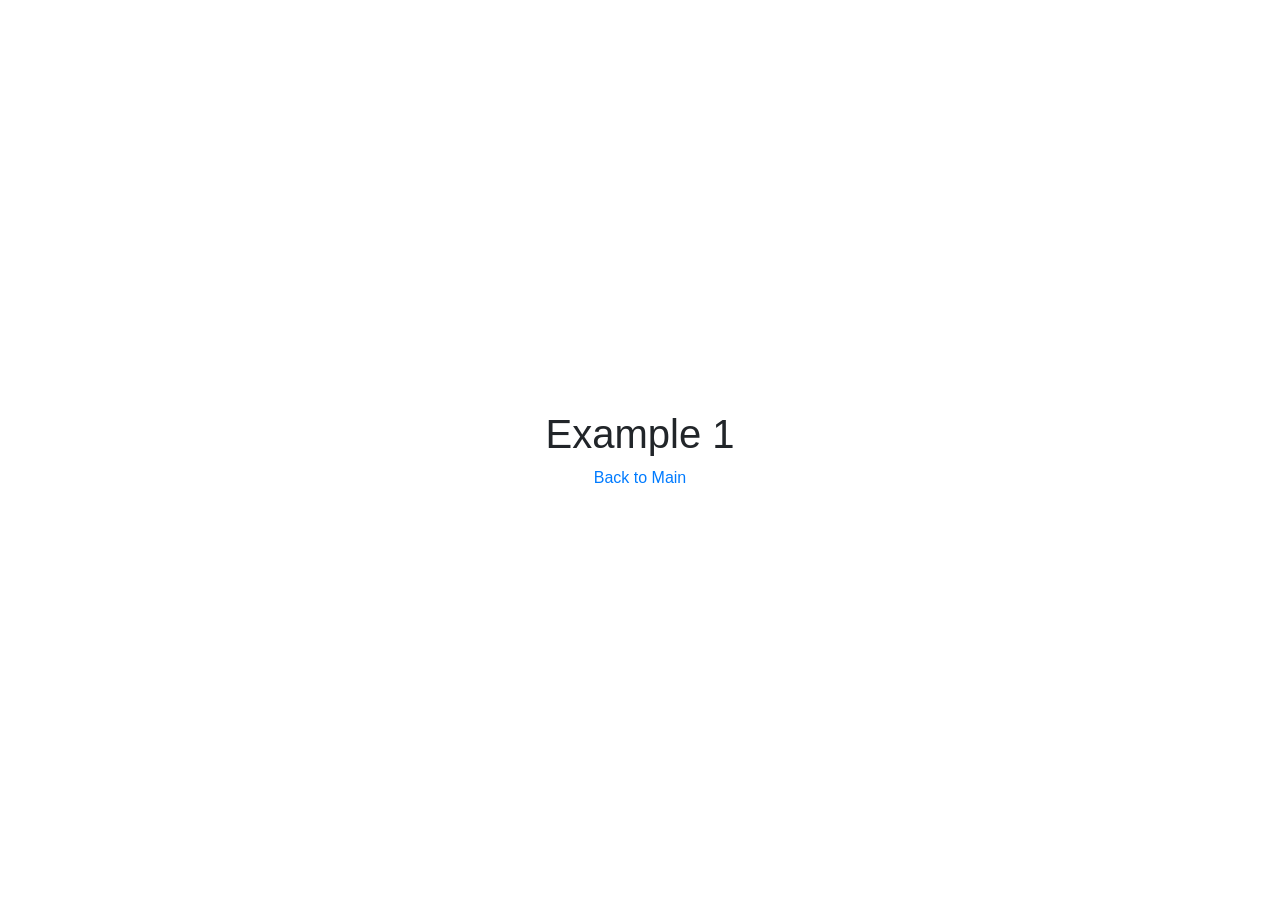
<file: example1.html>
<html lang="en">
<head>
   <meta charset="UTF-8">
   <meta name="viewport" content="width=device-width, initial-scale=1.0">
   <title>My Second Website</title>
   <link rel="stylesheet" href="https://cdn.jsdelivr.net/npm/bootstrap@4.5.3/dist/css/bootstrap.min.css" integrity="sha384-TX8t27EcRE3e/ihU7zmQxVncDAy5uIKz4rEkgIXeMed4M0jlfIDPvg6uqKI2xXr2" crossorigin="anonymous">
</head>
<body class="d-flex justify-content-center align-items-center min-vh-100">
   <div class="container text-center">
      <h1>Example 1</h1>
      <a href="index.html">Back to Main</a>
   </div>
</body>
</html>
</file>
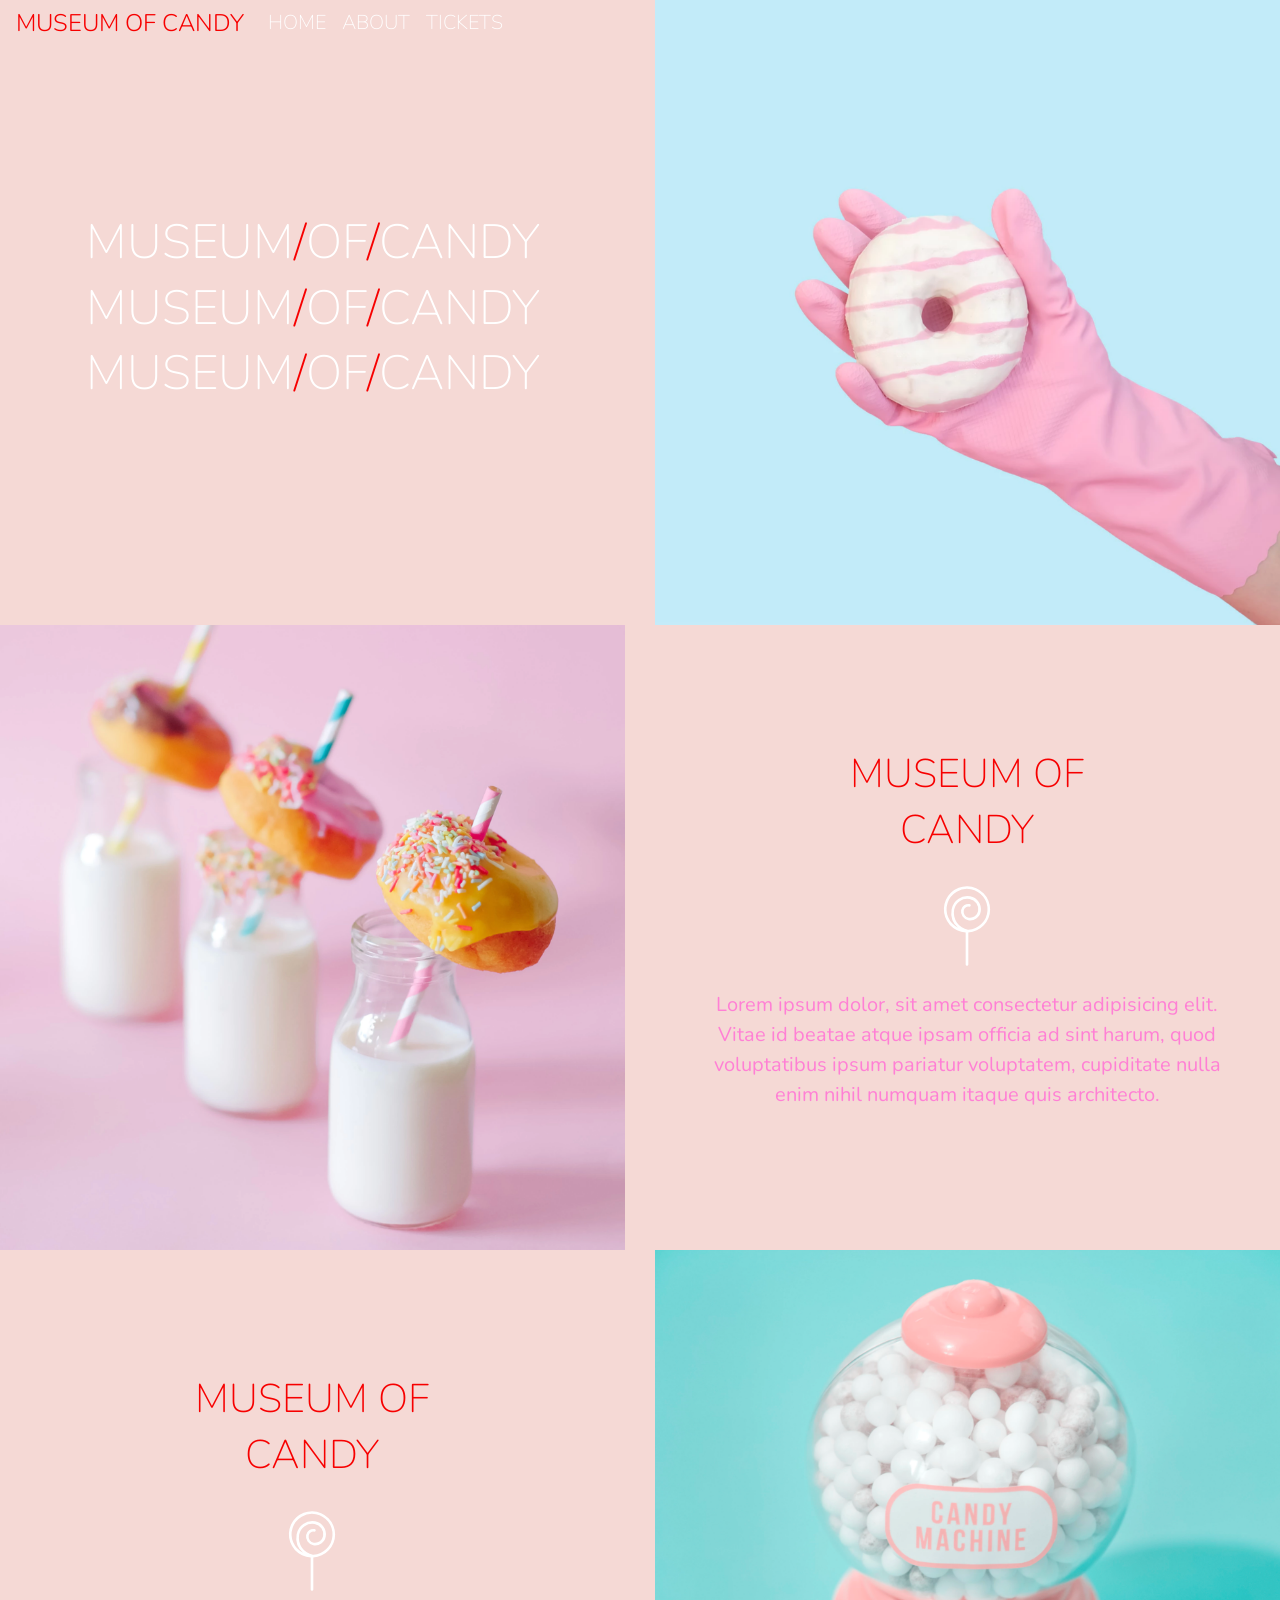
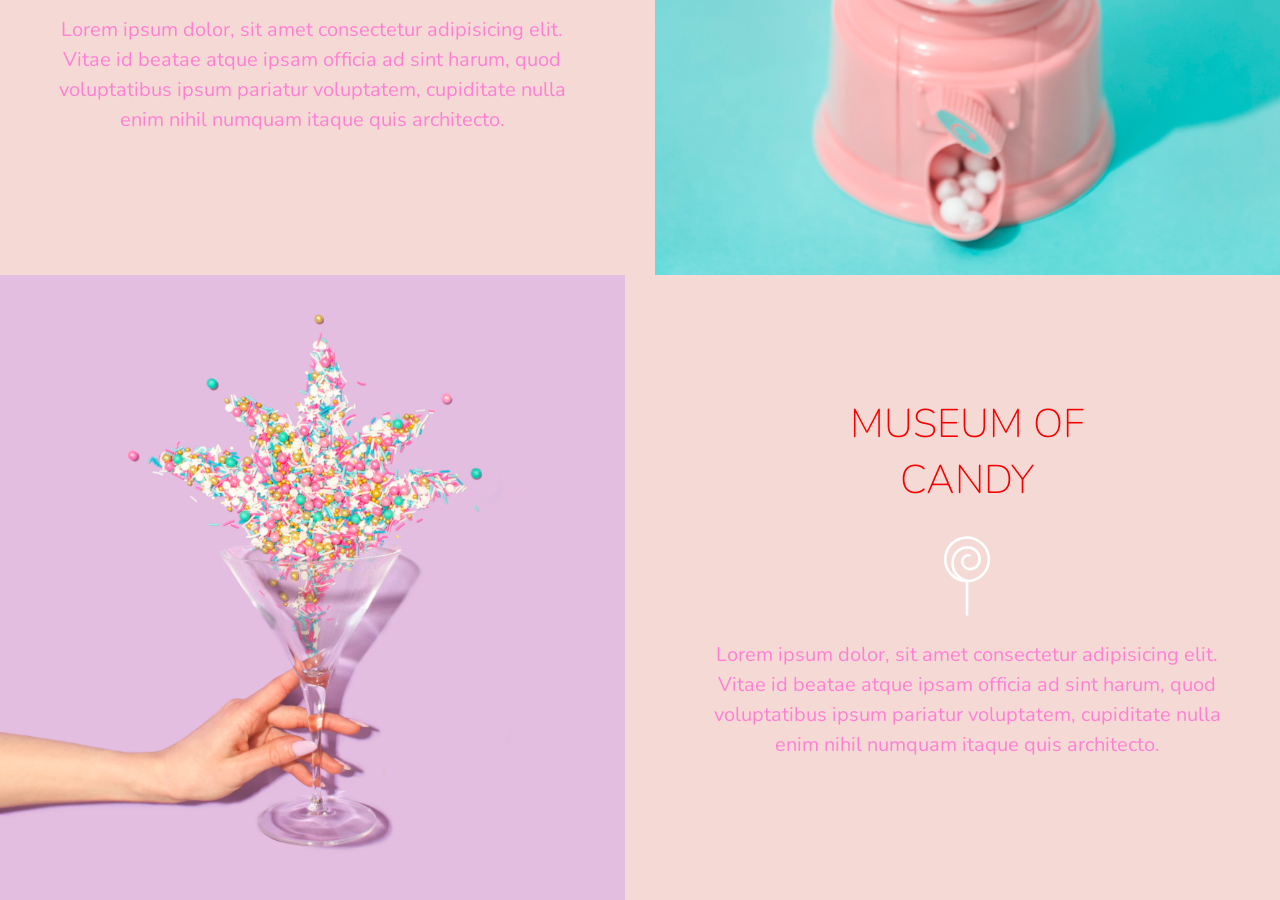
<file: project-5.html>
<!doctype html>
<html lang="en">
  <head>
    <!-- Required meta tags -->
    <meta charset="utf-8">
    <meta name="viewport" content="width=device-width, initial-scale=1, shrink-to-fit=no">
    
    <!-- Google Font -->
    <link href="https://fonts.googleapis.com/css?family=Nunito:200,300,400,700" rel="stylesheet">

    <!-- Bootstrap CSS -->
    <link rel="stylesheet" href="https://stackpath.bootstrapcdn.com/bootstrap/4.1.3/css/bootstrap.min.css" integrity="sha384-MCw98/SFnGE8fJT3GXwEOngsV7Zt27NXFoaoApmYm81iuXoPkFOJwJ8ERdknLPMO" crossorigin="anonymous">
    
    <!-- Custom CSS -->
    <link rel="stylesheet" href="app.css">

    <title>Museum of Candy</title>
  </head>
  <!-- Start of Nav Bar -->
  <body>
    <nav class="navbar navbar-dark navbar-expand-md py-0 fixed-top" id="mainNavBar">
      <a class="navbar-brand" href="#">MUSEUM OF CANDY</a>
      <button class="navbar-toggler" type="button" data-toggle="collapse" data-target="#navLinks" aria-label="Toggle Nav Bar">
        <span class="navbar-toggler-icon"></span>
      </button>
      <div class="collapse navbar-collapse" id="navLinks">
        <ul class="navbar-nav">
          <li class="nav-item">
            <a class="nav-link" href="#">HOME</a>
          </li>
          <li class="nav-item">
            <a class="nav-link" href="#">ABOUT</a>
          </li>
          <li class="nav-item">
            <a class="nav-link" href="#">TICKETS</a>
          </li>
        </ul>
      </div>
    </nav>
    <!-- End of Nav Bar -->

    <!-- Start of Heading Section -->
    <section class="container-fluid px-0" id="mainSection">
      <div class="row align-items-center">
        <div class="col-md-6">
          <div id="museumText" class="text-white text-center d-none d-md-block">
            <h1>MUSEUM<span>/</span>OF<span>/</span>CANDY</h1>
            <h1>MUSEUM<span>/</span>OF<span>/</span>CANDY</h1>
            <h1>MUSEUM<span>/</span>OF<span>/</span>CANDY</h1>
          </div>
        </div>
        <div class="col-md-6">
          <img class="img-fluid" src="img/hand2.png" alt="">
        </div>
      </div>
    </section>
    <!-- End of Heading Section -->

    
    <!-- Start of Second Section -->
    <section class="container-fluid px-0" id="secondSection">
      <div class="row align-items-center">
        <div class="col-md-6 order-2 order-md-1">
          <img class="img-fluid" src="img/milk.png">
        </div>
        <div class="col-md-6 text-center order-1 order-md-2 py-5">
          <div class="row text-white justify-content-center" >
            <div class="col-10" id="museumText">
              <h2>MUSEUM OF</h2>
              <h2>CANDY</h2>
              <img src="img/lolli_icon.png" class="d-none d-lg-inline">
              <p>Lorem ipsum dolor, sit amet consectetur adipisicing elit. Vitae id beatae atque ipsam officia ad sint harum, quod voluptatibus ipsum pariatur voluptatem, cupiditate nulla enim nihil numquam itaque quis architecto.</p>
            </div>
          </div>
        </div>
      </div>
    </section>
    <!-- End of Second Section -->

    <!-- Start of Third Section -->
    <section class="container-fluid px-0" id="thirdSection">
      <div class="row align-items-center">
        <div class="col-md-6 order-2">
          <img class="img-fluid" src="img/gumball.png">
        </div>
        <div class="col-md-6 text-center order-1 py-5">
          <div class="row text-white justify-content-center" >
            <div class="col-10" id="museumText">
              <h2>MUSEUM OF</h2>
              <h2>CANDY</h2>
              <img src="img/lolli_icon.png" class="d-none d-lg-inline">
              <p>Lorem ipsum dolor, sit amet consectetur adipisicing elit. Vitae id beatae atque ipsam officia ad sint harum, quod voluptatibus ipsum pariatur voluptatem, cupiditate nulla enim nihil numquam itaque quis architecto.</p>
            </div>
          </div>
        </div>
      </div>
    </section>
    <!-- End of Third Section -->

     <!-- Start of Fourth Section -->
    <section class="container-fluid px-0" id="fourthSection">
      <div class="row align-items-center">
        <div class="col-md-6 order-2 order-md-1">
          <img class="img-fluid" src="img/sprinkles.png">
        </div>
        <div class="col-md-6 text-center order-1 order-md-2 py-5">
          <div class="row text-white justify-content-center" >
            <div class="col-10" id="museumText">
              <h2>MUSEUM OF</h2>
              <h2>CANDY</h2>
              <img src="img/lolli_icon.png" class="d-none d-lg-inline">
              <p>Lorem ipsum dolor, sit amet consectetur adipisicing elit. Vitae id beatae atque ipsam officia ad sint harum, quod voluptatibus ipsum pariatur voluptatem, cupiditate nulla enim nihil numquam itaque quis architecto.</p>
            </div>
          </div>
        </div>
      </div>
    </section>
    <!-- End of Fourth Section -->

    <!-- Optional JavaScript -->
    <!-- jQuery first, then Popper.js, then Bootstrap JS -->
    <script src="https://code.jquery.com/jquery-3.3.1.slim.min.js" integrity="sha384-q8i/X+965DzO0rT7abK41JStQIAqVgRVzpbzo5smXKp4YfRvH+8abtTE1Pi6jizo" crossorigin="anonymous"></script>
    <script src="https://cdnjs.cloudflare.com/ajax/libs/popper.js/1.14.3/umd/popper.min.js" integrity="sha384-ZMP7rVo3mIykV+2+9J3UJ46jBk0WLaUAdn689aCwoqbBJiSnjAK/l8WvCWPIPm49" crossorigin="anonymous"></script>
    <script src="https://stackpath.bootstrapcdn.com/bootstrap/4.1.3/js/bootstrap.min.js" integrity="sha384-ChfqqxuZUCnJSK3+MXmPNIyE6ZbWh2IMqE241rYiqJxyMiZ6OW/JmZQ5stwEULTy" crossorigin="anonymous"></script>

    <script>
      $(function () {
        $(document).scroll(function () {
          var $nav = $(".navbar");
          $nav.toggleClass("scrolled", $(this).scrollTop() > $nav.height());
        });
      });
    </script>
    
  </body>
</html>
</file>
<file: app.css>
body {
  background: #f5d9d5;
  font-family: "Nunito", sans-serif;
}

h1 {
  font-size: 3rem;
  font-weight: 100;
}


h2 {
  font-size: 2.5rem;
  font-weight: 100;
  color: #f70000;
}

p {
  font-size: 1.25rem;
  color: #ff80d5;
  line-height: 1.5;
}

#mainNavBar {
   font-size: 1.25rem;
   font-weight: 100;
}

#mainNavBar .nav-link {
  color: white;
}

#mainNavBar .nav-link:hover {
  color: #f70000;
}

#mainNavBar .navbar-brand {
  color: #f70000;
  font-size: 1.5rem;
  font-weight: 300;
}

#museumText span {
  color: #f70000;
}

.navbar.scrolled {
  background-color: #b9b9b9;
  transition: background-color .5s ease;
  opacity: 0.8;
}


@media (max-width: 1000px) {
  #museumText h1 {
    font-size: 2rem;
  }

  #museumText h2 {
    font-size: 2rem;
  }
}
</file>
